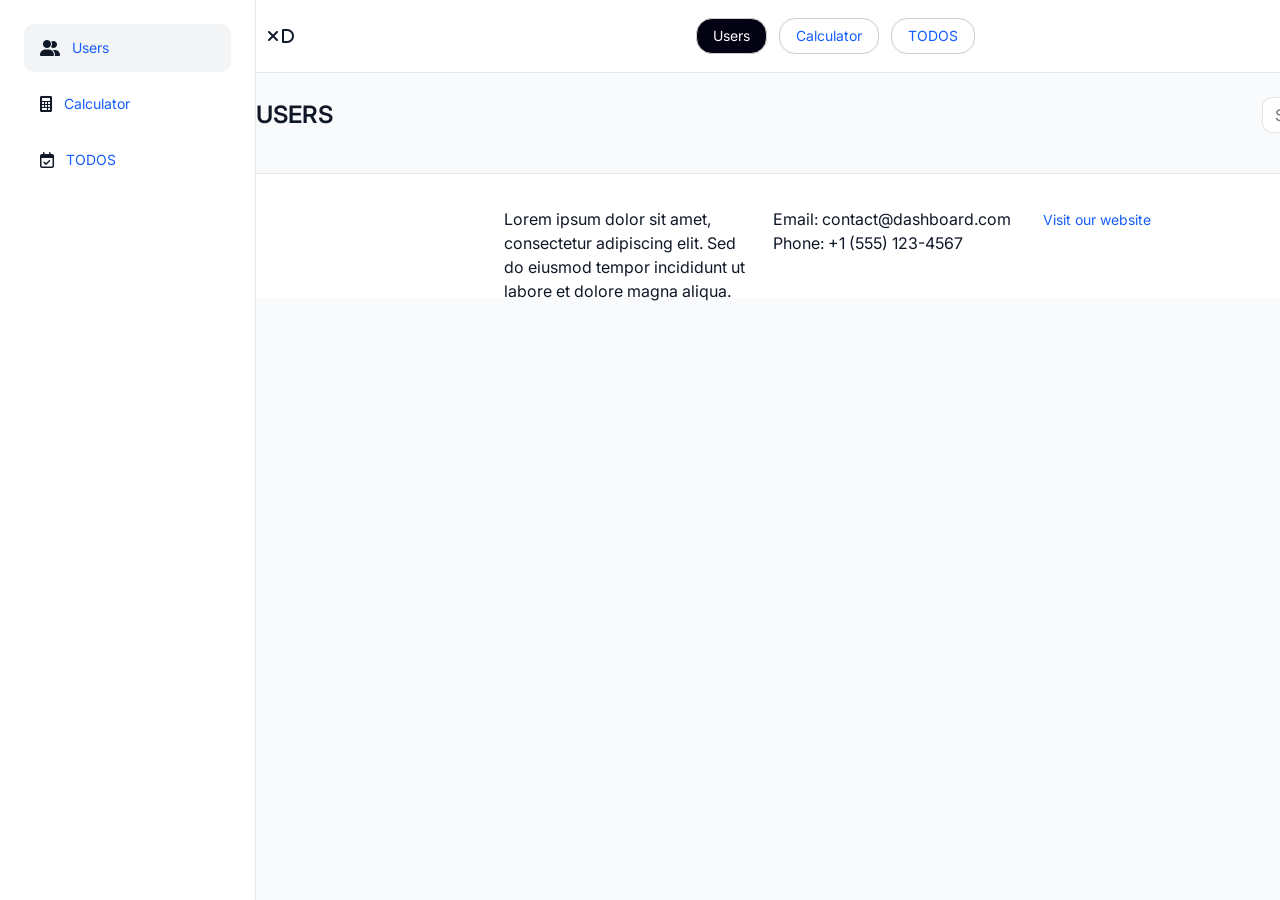
<file: index.html>
<!doctype html>
<html lang="en">
  <head>
    <meta charset="UTF-8" />
    <meta name="viewport" content="width=device-width, initial-scale=1.0" />
    <title>3 Pages Dashboard</title>

    <link rel="stylesheet" href="css/style.css" />
    <link rel="preconnect" href="https://fonts.googleapis.com" />
    <link rel="preconnect" href="https://fonts.gstatic.com" crossorigin />
    <link
      href="https://fonts.googleapis.com/css2?family=Inter:opsz,wght@14..32,500&display=swap"
      rel="stylesheet"
    />
    <link
      rel="stylesheet"
      href="https://cdnjs.cloudflare.com/ajax/libs/font-awesome/6.0.0/css/all.min.css"
    />

    <script defer src="js/scriptUsers.js"></script>
  </head>
  <body>
    <div class="container">
      <!-- Page content -->
      <aside>
        <!-- Sidebar -->
        <nav class="sidebar-nav">
          <ul class="sidebar-nav-list">
            <li>
              <a class="sidebar-nav-link nav-active" href="/users.html"
                ><i class="fa-solid fa-user-group"></i>Users</a
              >
            </li>
            <li>
              <a class="sidebar-nav-link" href="/calculator.html"
                ><i class="fa-solid fa-calculator"></i>Calculator</a
              >
            </li>
            <li>
              <a class="sidebar-nav-link" href="/todos.html"
                ><i class="fa-regular fa-calendar-check"></i>TODOS</a
              >
            </li>
          </ul>
        </nav>
      </aside>
      <div class="content">
        <header class="header">
          <div class="left-header-content">
            <i class="fa-solid fa-xmark"></i>
            <i class="fa-solid fa-d"></i>
            <!-- <img
              class="logo"
              alt="3 Pages Dashboard logo"
              src="assets/img/logo.jpg"
            /> -->
          </div>
          <nav class="main-nav">
            <ul class="main-nav-list">
              <li>
                <a class="main-nav-link nav-active" href="/users.html">Users</a>
              </li>
              <li>
                <a class="main-nav-link" href="/calculator.html">Calculator</a>
              </li>
              <li><a class="main-nav-link" href="/todos.html">TODOS</a></li>
            </ul>
          </nav>
          <div class="user-login">Dragana Dragićević</div>
        </header>
        <main id="main-content">
          <article>
             <!-- Main content -->
            <section class="users" id="users">
            <div class="page-header">
              <h1 class="page-title">Users</h1>
              <div class="search-box"><input type="text" id="search" placeholder="Search..."></input></div>             
            </div>
            <div class="users-list"></div>
          </section>            
          </article>
        </main>
        <footer class="footer">
          <section class="footer-widget">
            <p>
              Lorem ipsum dolor sit amet, consectetur adipiscing elit. Sed do
              eiusmod tempor incididunt ut labore et dolore magna aliqua.
            </p>
          </section>
          <section class="footer-widget">
            <p>Email: contact@dashboard.com</p>
            <p>Phone: +1 (555) 123-4567</p>
          </section>
          <section class="footer-widget">
            <p>
              <a href="#">Visit our website</a>
            </p>
          </section>
        </footer>
      </div>
    </div>
  </body>
</html>
</file>
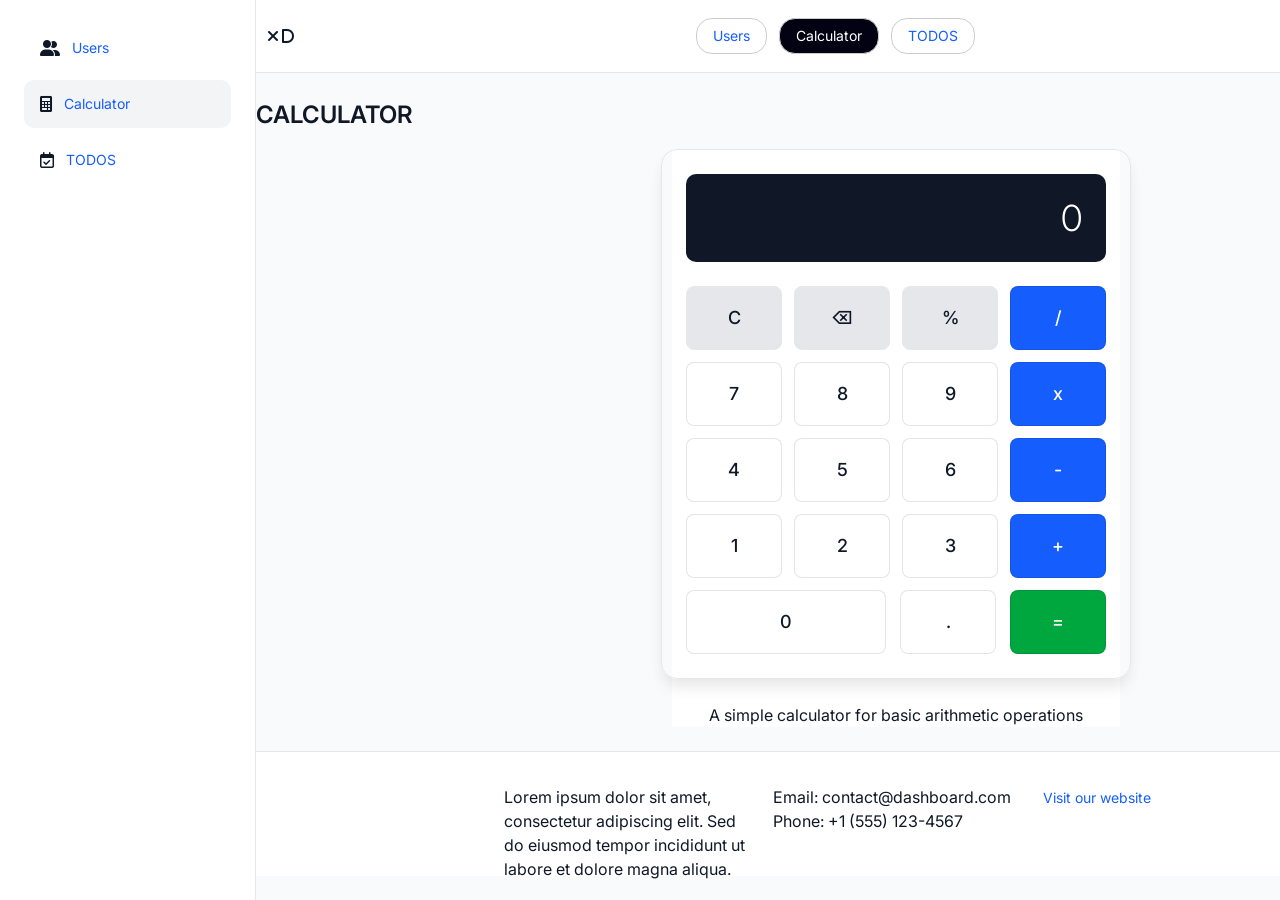
<file: calculator.html>
<!doctype html>
<html lang="en">
  <head>
    <meta charset="UTF-8" />
    <meta name="viewport" content="width=device-width, initial-scale=1.0" />
    <title>3 Pages Dashboard</title>

    <link rel="stylesheet" href="css/style.css" />
    <link rel="preconnect" href="https://fonts.googleapis.com" />
    <link rel="preconnect" href="https://fonts.gstatic.com" crossorigin />
    <link
      href="https://fonts.googleapis.com/css2?family=Inter:opsz,wght@14..32,500&display=swap"
      rel="stylesheet"
    />
    <link
      rel="stylesheet"
      href="https://cdnjs.cloudflare.com/ajax/libs/font-awesome/6.0.0/css/all.min.css"
    />

    <script defer src="js/scriptCalculator.js"></script>
  </head>
  <body>
    <div class="container">
      <!-- Page content -->
      <aside>
        <!-- Sidebar -->
        <nav class="sidebar-nav">
          <ul class="sidebar-nav-list">
            <li>
              <a class="sidebar-nav-link" href="/users.html"
                ><i class="fa-solid fa-user-group"></i>Users</a
              >
            </li>
            <li>
              <a class="sidebar-nav-link nav-active" href="/calculator.html"
                ><i class="fa-solid fa-calculator"></i>Calculator</a
              >
            </li>
            <li>
              <a class="sidebar-nav-link" href="/todos.html"
                ><i class="fa-regular fa-calendar-check"></i>TODOS</a
              >
            </li>
          </ul>
        </nav>
      </aside>
      <div class="content">
        <header class="header">
          <div class="left-header-content">
            <i class="fa-solid fa-xmark"></i>
            <i class="fa-solid fa-d"></i>
            <!-- <img
              class="logo"
              alt="3 Pages Dashboard logo"
              src="assets/img/logo.jpg"
            /> -->
          </div>
          <nav class="main-nav">
            <ul class="main-nav-list">
              <li>
                <a class="main-nav-link" href="/users.html">Users</a>
              </li>
              <li>
                <a class="main-nav-link nav-active" href="/calculator.html"
                  >Calculator</a
                >
              </li>
              <li>
                <a class="main-nav-link" href="/todos.html">TODOS</a>
              </li>
            </ul>
          </nav>
          <div class="user-login">Dragana Dragićević</div>
        </header>
        <main id="main-content">
          <article>
            <!-- Main content -->
            <section class="calculator" id="calculator">
              <div class="page-header">
                <h1 class="page-title">Calculator</h1>
              </div>
              <!-- <div class="calculator"> -->

              <div class="calculator-body">
                <div class="calculator-elements">
                  <input
                    class="input-box"
                    type="text"
                    placeholder="0"
                    value="0"
                  />
                  <div class="calculator-content">
                    <div class="calculator-buttons">
                      <div class="flex-row">
                        <button class="btn btn-reset">C</button>
                        <button class="btn btn-delete">⌫</button>
                        <button class="btn btn-percent" value="%">%</button>
                        <button class="btn btn-operator" value="/">/</button>
                      </div>
                      <div class="flex-row">
                        <button class="btn btn-number" value="7">7</button>
                        <button class="btn btn-number" value="8">8</button>
                        <button class="btn btn-number" value="9">9</button>
                        <button class="btn btn-operator" value="*">x</button>
                      </div>
                      <div class="flex-row">
                        <button class="btn btn-number" value="4">4</button>
                        <button class="btn btn-number" value="5">5</button>
                        <button class="btn btn-number" value="6">6</button>
                        <button class="btn btn-operator" value="-">-</button>
                      </div>
                      <div class="flex-row">
                        <button class="btn btn-number" value="1">1</button>
                        <button class="btn btn-number" value="2">2</button>
                        <button class="btn btn-number" value="3">3</button>
                        <button class="btn btn-operator" value="+">+</button>
                      </div>
                      <div class="flex-row">
                        <button class="btn btn-number-0" value="0">0</button>
                        <button class="btn btn-decimal" value=".">.</button>
                        <button class="btn btn-equal">=</button>
                      </div>
                    </div>
                  </div>
                </div>
                <p>A simple calculator for basic arithmetic operations</p>
              </div>

              <!-- </div> -->
            </section>
          </article>
        </main>
        <footer class="footer">
          <section class="footer-widget">
            <p>
              Lorem ipsum dolor sit amet, consectetur adipiscing elit. Sed do
              eiusmod tempor incididunt ut labore et dolore magna aliqua.
            </p>
          </section>
          <section class="footer-widget">
            <p>Email: contact@dashboard.com</p>
            <p>Phone: +1 (555) 123-4567</p>
          </section>
          <section class="footer-widget">
            <p>
              <a href="#">Visit our website</a>
            </p>
          </section>
        </footer>
      </div>
    </div>
  </body>
</html>
</file>
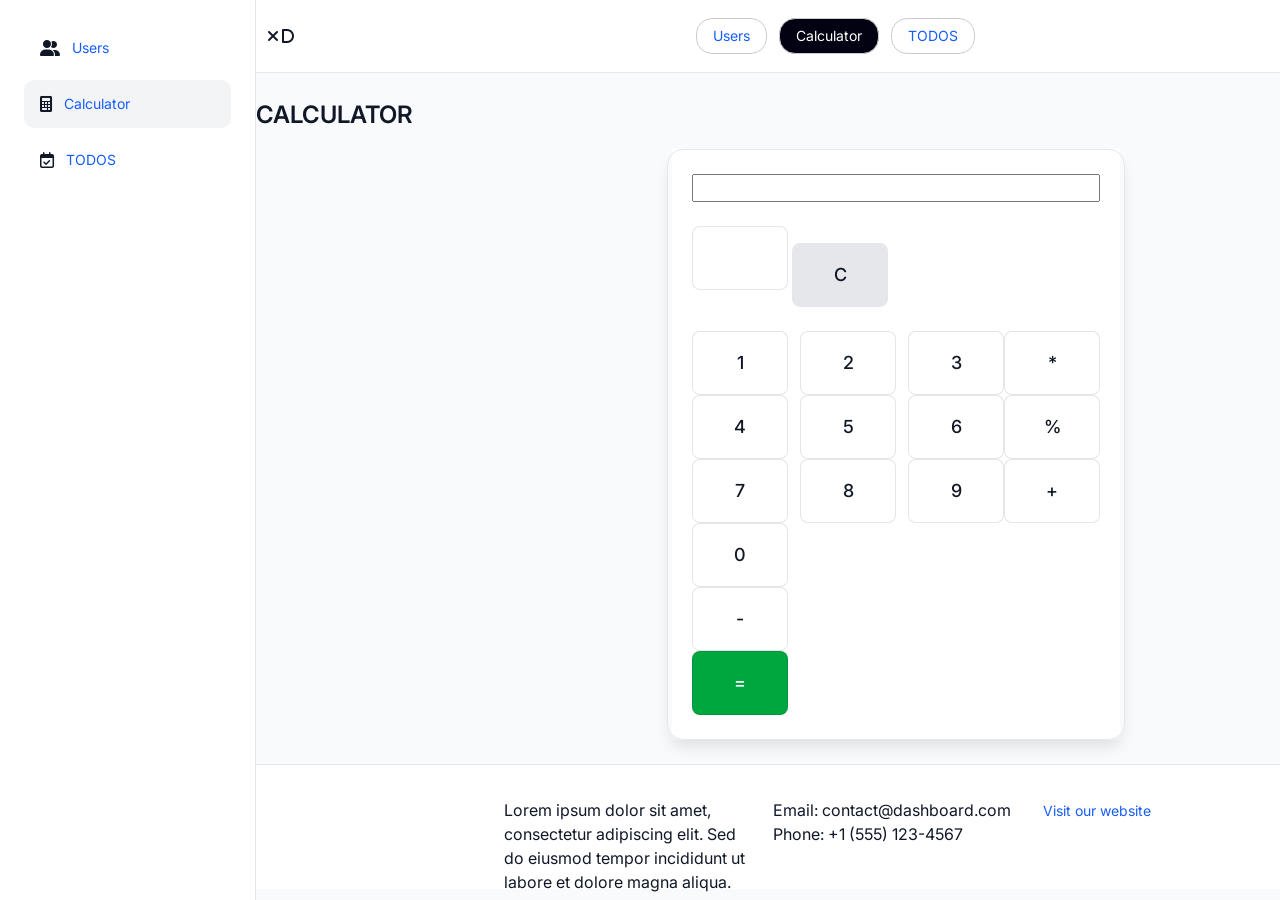
<file: calculatorOld.html>
<!doctype html>
<html lang="en">
  <head>
    <meta charset="UTF-8" />
    <meta name="viewport" content="width=device-width, initial-scale=1.0" />
    <title>3 Pages Dashboard</title>

    <link rel="stylesheet" href="css/style.css" />
    <link rel="preconnect" href="https://fonts.googleapis.com" />
    <link rel="preconnect" href="https://fonts.gstatic.com" crossorigin />
    <link
      href="https://fonts.googleapis.com/css2?family=Inter:opsz,wght@14..32,500&display=swap"
      rel="stylesheet"
    />
    <link
      rel="stylesheet"
      href="https://cdnjs.cloudflare.com/ajax/libs/font-awesome/6.0.0/css/all.min.css"
    />

    <script defer src="js/scriptCalculator.js"></script>
  </head>
  <body>
    <div class="container">
      <!-- Page content -->
      <aside>
        <!-- Sidebar -->
        <nav class="sidebar-nav">
          <ul class="sidebar-nav-list">
            <li>
              <a class="sidebar-nav-link" href="/users.html"
                ><i class="fa-solid fa-user-group"></i>Users</a
              >
            </li>
            <li>
              <a class="sidebar-nav-link nav-active" href="/calculator.html"
                ><i class="fa-solid fa-calculator"></i>Calculator</a
              >
            </li>
            <li>
              <a class="sidebar-nav-link" href="/todos.html"
                ><i class="fa-regular fa-calendar-check"></i>TODOS</a
              >
            </li>
          </ul>
        </nav>
      </aside>
      <div class="content">
        <header class="header">
          <div class="left-header-content">
            <i class="fa-solid fa-xmark"></i>
            <i class="fa-solid fa-d"></i>
            <!-- <img
              class="logo"
              alt="3 Pages Dashboard logo"
              src="assets/img/logo.jpg"
            /> -->
          </div>
          <nav class="main-nav">
            <ul class="main-nav-list">
              <li>
                <a class="main-nav-link" href="/users.html">Users</a>
              </li>
              <li>
                <a class="main-nav-link nav-active" href="/calculator.html"
                  >Calculator</a
                >
              </li>
              <li>
                <a class="main-nav-link" href="/todos.html">TODOS</a>
              </li>
            </ul>
          </nav>
          <div class="user-login">Dragana Dragićević</div>
        </header>
        <main id="main-content">
          <article>
            <!-- Main content -->
            <section class="calculator" id="calculator">
              <div class="page-header">
                <h1 class="page-title">Calculator</h1>
              </div>
              <!-- <div class="calculator"> -->
              <div class="calculator-body">
                <div class="calculator-elements">
                  <input class="text-input input-number" type="text" />
                  <div class="right-box">
                    <button class="btn btn-delete-left"></button>
                    <button class="btn btn-delete">C</button>
                  </div>
                  <div class="calculator-content">
                    <div class="numbers">
                      <div class="flex-row">
                        <button class="btn btn-number">1</button>
                        <button class="btn btn-number">2</button>
                        <button class="btn btn-number">3</button>
                      </div>
                      <div class="flex-row">
                        <button class="btn btn-number">4</button>
                        <button class="btn btn-number">5</button>
                        <button class="btn btn-number">6</button>
                      </div>
                      <div class="flex-row">
                        <button class="btn btn-number">7</button>
                        <button class="btn btn-number">8</button>
                        <button class="btn btn-number">9</button>
                      </div>
                      <div class="center-box">
                        <button class="btn btn-number">0</button>
                      </div>
                      <div class="right-box">
                        <button class="btn btn-minus">-</button>
                      </div>
                      <div>
                        <button class="btn btn-equal">=</button>
                      </div>
                    </div>
                    <div class="operators">
                      <button class="btn btn-multiply">*</button>
                      <button class="btn btn-divide">%</button>
                      <button class="btn btn-plus">+</button>
                    </div>
                  </div>
                </div>
              </div>
              <!-- </div> -->
            </section>
          </article>
        </main>
        <footer class="footer">
          <section class="footer-widget">
            <p>
              Lorem ipsum dolor sit amet, consectetur adipiscing elit. Sed do
              eiusmod tempor incididunt ut labore et dolore magna aliqua.
            </p>
          </section>
          <section class="footer-widget">
            <p>Email: contact@dashboard.com</p>
            <p>Phone: +1 (555) 123-4567</p>
          </section>
          <section class="footer-widget">
            <p>
              <a href="#">Visit our website</a>
            </p>
          </section>
        </footer>
      </div>
    </div>
  </body>
</html>
</file>
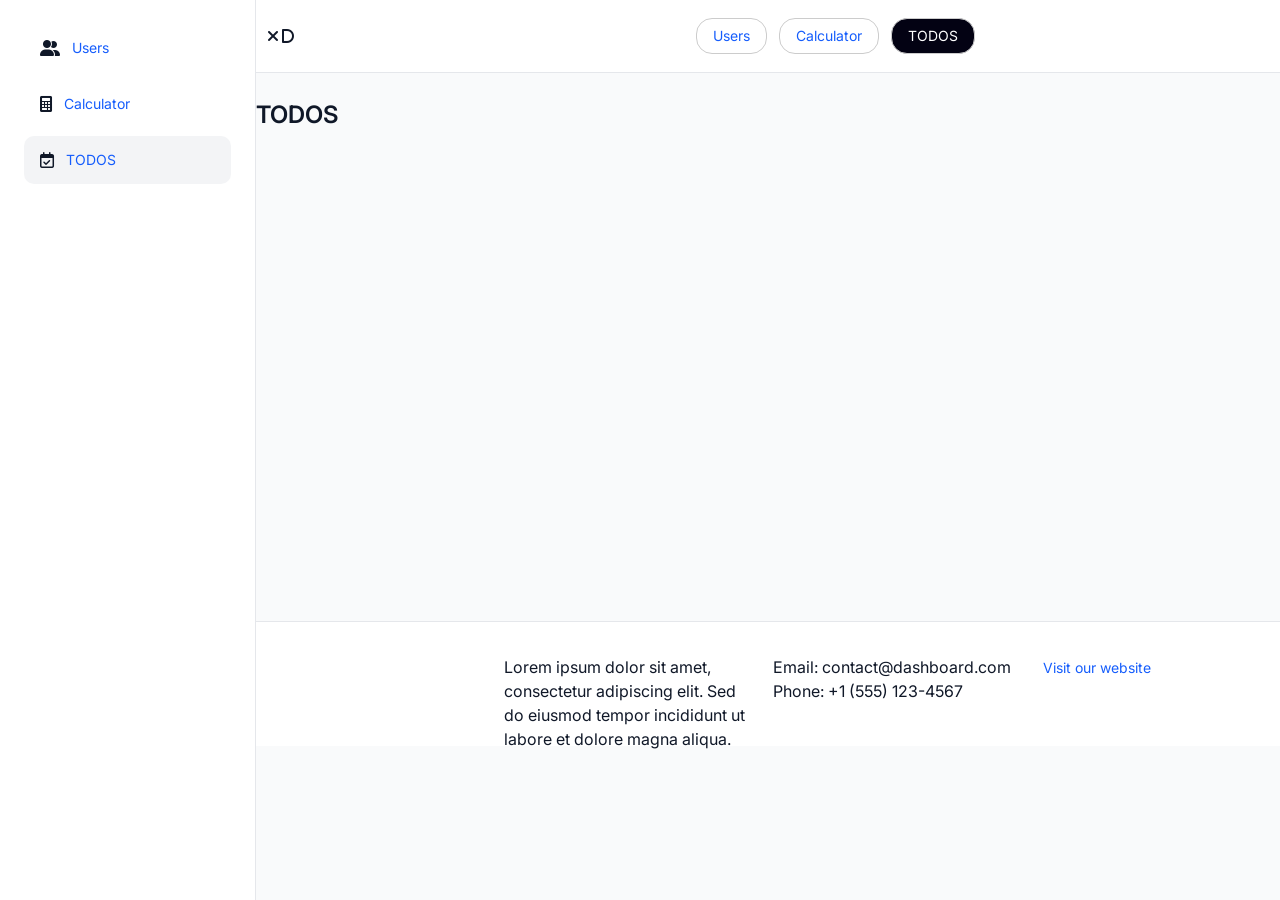
<file: todos.html>
<!doctype html>
<html lang="en">
  <head>
    <meta charset="UTF-8" />
    <meta name="viewport" content="width=device-width, initial-scale=1.0" />
    <title>3 Pages Dashboard</title>

    <link rel="stylesheet" href="css/style.css" />
    <link rel="preconnect" href="https://fonts.googleapis.com" />
    <link rel="preconnect" href="https://fonts.gstatic.com" crossorigin />
    <link
      href="https://fonts.googleapis.com/css2?family=Inter:opsz,wght@14..32,500&display=swap"
      rel="stylesheet"
    />
    <link
      rel="stylesheet"
      href="https://cdnjs.cloudflare.com/ajax/libs/font-awesome/6.0.0/css/all.min.css"
    />

    <script defer src="js/scriptTodos.js"></script>
  </head>
  <body>
    <div class="container">
      <!-- Page content -->
      <aside>
        <!-- Sidebar -->
        <nav class="sidebar-nav">
          <ul class="sidebar-nav-list">
            <li>
              <a class="sidebar-nav-link" href="/users.html"
                ><i class="fa-solid fa-user-group"></i>Users</a
              >
            </li>
            <li>
              <a class="sidebar-nav-link" href="/calculator.html"
                ><i class="fa-solid fa-calculator"></i>Calculator</a
              >
            </li>
            <li>
              <a class="sidebar-nav-link nav-active" href="/todos.html"
                ><i class="fa-regular fa-calendar-check"></i>TODOS</a
              >
            </li>
          </ul>
        </nav>
      </aside>
      <div class="content">
        <header class="header">
          <div class="left-header-content">
            <i class="fa-solid fa-xmark"></i>
            <i class="fa-solid fa-d"></i>
            <!-- <img
              class="logo"
              alt="3 Pages Dashboard logo"
              src="assets/img/logo.jpg"
            /> -->
          </div>
          <nav class="main-nav">
            <ul class="main-nav-list">
              <li>
                <a class="main-nav-link" href="/users.html">Users</a>
              </li>
              <li>
                <a class="main-nav-link" href="/calculator.html">Calculator</a>
              </li>
              <li>
                <a class="main-nav-link nav-active" href="/todos.html">TODOS</a>
              </li>
            </ul>
          </nav>
          <div class="user-login">Dragana Dragićević</div>
        </header>
        <main id="main-content">
          <article>
            <!-- Main content -->
            <section class="todos" id="todos">
              <div class="page-header">
                <h1 class="page-title">Todos</h1>
                <div class="filter-box">
                  <button class="todo-completed">Completed</button>
                  <button class="todo-uncompleted">Uncompleted</button>
                  <button class="todo-clear-filter">ClearFilter</button>
                </div>
              </div>
              <div class="todo"></div>
            </section>
          </article>
        </main>
        <footer class="footer">
          <section class="footer-widget">
            <p>
              Lorem ipsum dolor sit amet, consectetur adipiscing elit. Sed do
              eiusmod tempor incididunt ut labore et dolore magna aliqua.
            </p>
          </section>
          <section class="footer-widget">
            <p>Email: contact@dashboard.com</p>
            <p>Phone: +1 (555) 123-4567</p>
          </section>
          <section class="footer-widget">
            <p>
              <a href="#">Visit our website</a>
            </p>
          </section>
        </footer>
      </div>
    </div>
  </body>
</html>
</file>
<file: css/style.css>
* {
  padding: 0;
  margin: 0;
  box-sizing: border-box;
  font-family: 'Inter', sans-serif;
  font-size: 16px;
  font-weight: 400;
  line-height: 24px;
  letter-spacing: 0;
  color: #101828;
}

.container {
  max-width: 100vw;
  display: flex;
  flex-direction: row;
  margin: 0 auto;
}

aside {
  display: flex;
  justify-content: left;
  align-items: normal;
  /* background-color: blue; */
  border-right: 1px solid #e5e7eb;
  width: 256px;
  height: 100vh;
  padding: 24px;
}

.sidebar-nav {
  /* height: 160px; */
  width: 100vw;
}

.sidebar-nav-list {
  list-style: none;
  display: flex;
  flex-direction: column;
  gap: 8px;
}

.sidebar-nav-link:link,
.sidebar-nav-link:visited {
  display: flex;
  justify-content: left;
  align-items: center;
  height: 48px;
  padding-left: 16px;
  gap: 12px;
  /* background-color: orange; */
  text-decoration: none;
  border-radius: 10px;
}

.sidebar-nav-link:hover,
.sidebar-nav-link:active {
  background-color: #f3f4f6;
}

.sidebar-nav-link.nav-active:link,
.sidebar-nav-link.nav-active:visited {
  background-color: #f3f4f6;
}

.sidebar-nav-link.nav-active:hover,
.sidebar-nav-link.nav-active:active {
  background-color: #f3f4f6;
}

.content {
  display: flex;
  flex-direction: column;
  justify-content: flex-start;
  /* padding: 0 24px; */
  width: 100vw;
  gap: 24px;
  background-color: #f9fafb;
}

/* .content-bg {
  background-color: #f9fafb;
} */

.header {
  display: flex;
  justify-content: space-between;
  align-items: center;
  background-color: #ffffff;
  width: 100%;
  height: 73px;
  border-bottom: 1px solid #e5e7eb;
  padding: 12px;
}

.main-nav {
  /* height: 160px; */
  /* width: 100vw; */
}

.main-nav-list {
  list-style: none;
  display: flex;
  flex-direction: row;
  font-size: 14px;
  height: 36px;
  gap: 12px;
}

.main-nav-link:link,
.main-nav-link:visited {
  display: flex;
  justify-content: left;
  align-items: center;
  height: 36px;
  padding: 8px 16px;
  gap: 8px;
  /* background-color: orange; */
  text-decoration: none;

  border-radius: 16px;
  border: 1px solid #ccc;
}

.main-nav-link:hover,
.main-nav-link:active {
  background-color: #0000001a;
}

.main-nav-link.nav-active:link,
.main-nav-link.nav-active:visited {
  background-color: #030213;
  color: #fff;
}

.main-nav-link.nav-active:hover,
.main-nav-link.nav-active:active {
  background-color: #030213;
  color: #fff;
}

.footer {
  display: grid;
  grid-template-columns: 1fr 1fr 1fr;
  row-gap: 24px;
  column-gap: 24px;
  justify-content: left;
  background-color: #ffffff;
  border-top: 1px solid #e5e7eb;
  height: 125px;
  padding: 33px 247.5px 0 247.5px;
}

.footer-widget {
  display: flex;
  flex-direction: column;
}

/* Page user */

.users-list {
  display: flex;
  flex-direction: column;
  gap: 16px;
}

.users {
  background-color: #f9fafb;
  display: flex;
  flex-direction: column;
  /* justify-content: baseline; */
  align-items: center;
  width: 1280px;
  gap: 16px;
  margin: 0 auto;
}

.page-header {
  display: flex;
  justify-content: space-between;
  align-items: center;
  height: 36px;
  width: 100%;
}

.user {
  display: flex;
  gap: 24px;
  padding: 25px 25px 1px 25px;
  /* justify-content: flex-start;
  align-items: left; */
  background-color: #fff;
  width: 100%;
  height: 200px;
  border: 1px solid #e5e7eb;
  border-radius: 10px;
  box-shadow: 0 1px 3px 0 rgba(0, 0, 0, 10%);
}

.buttons {
  width: 140px;
  height: 140px;
  background-color: yellow;
}

.user-content {
  width: 986px;
  display: flex;
  flex-direction: column;
  gap: 12px;
  /* background-color: rebeccapurple; */
}

.user-photo {
  width: 64px;
  height: 64px;
  border-radius: 50%;
}

.user-name {
  font-weight: 600;
  font-size: 18px;
  line-height: 28px;
  letter-spacing: 0;
  width: 986px;
}

.user-badge {
  background-color: #dcfce7;
  width: 50px;
  height: 12px;
  padding: 2px 8px;
  gap: 4px;
  border-radius: 8px;
  color: #008236;
  font-weight: 500;
  font-size: 12px;
}

.user-data {
  display: grid;
  grid-template-columns: 1fr 1fr;
  grid-template-rows: 1fr 1fr 1fr;
  row-gap: 8px;
  column-gap: 24px;
}

.user-text-content {
  display: flex;
  justify-content: left;
  align-items: center;
  gap: 12px;
  font-weight: 400;
  font-size: 14px;
  color: #6a7282;
  line-height: 20px;
  letter-spacing: 0;
}

.user-text-content i {
  color: #6a7282;
}

.user-note {
  width: 986px;
  height: 32px;
  color: #6a7282;
  font-style: italic;
  font-weight: 400;
  font-size: 12px;
}

.user-buttons {
  display: flex;
  flex-direction: column;
  height: 36px;
  gap: 8px;
}

.user-button,
.user-button-dots {
  background-color: #ffffff;
  border: 1px solid rgba(0, 0, 0, 10%);
  border-radius: 8px;
  padding: 8px 16px;
  /* gap: 8px; */
  font-weight: 500;
  font-size: 14px;
  line-height: 20px;
}

.user-button-dots {
  border: none;
  display: flex;
  padding-left: 10px;
  padding-right: 10px;
  width: 36px;
  height: 36px;
}

.user-button:hover,
.user-button-dots:hover {
  background-color: rgba(0, 0, 0, 10%);
}

a {
  color: #155dfc;
  text-decoration: none;
  font-weight: 400;
  font-size: 14px;
  line-height: 20px;
  letter-spacing: 0;
}

.page-title {
  color: #101828;
  text-transform: uppercase;
  font-weight: 600;
  font-size: 24px;
  line-height: 32px;
  letter-spacing: 0px;
}
.search-box {
  display: flex;
  max-width: 384px;
  height: 36px;
  /* background-image: url('assets/icon/search.png');
  background-size: 18px 18px;
  background-repeat: no-repeat; */
}

.search-box input[type='text'] {
  padding: 4px 12px;
  background-color: #ffffff;
  outline: none;
  appearance: none;
  border: 1px solid rgba(0, 0, 0, 10%);
  border-radius: 10px;
}

.search-box input[type='text']:focus,
.search-box input[type='text']:active {
  background-color: #ffffff;
  border: 1px solid rgba(0, 0, 0, 20%);
  border: 3px solid rgba(0, 0, 0, 15%);
  /* box-shadow: 8px 0 0 0 rgba(0, 0, 0, 10%); */
}

/* Page calculator */

/*
.calculator {
  background-color: #f9fafb;
  display: flex;
  flex-direction: column;
  width: 1280px;
  align-items: center;
  gap: 24px;
  margin: 0 auto;
}

.btn {
  background-color: #343434;
  font-size: 46px;
  font-weight: 500;
  line-height: 55px;
  color: #fff;
  width: 135px;
  height: 115px;
  border: none;
  border-radius: 10px;
  align-items: center;
  cursor: pointer;
}

.btn-delete {
  background-color: #9e1c1c;
  border-radius: 10px 10px 0px 0px;
  display: flex;
  align-content: center;
  justify-content: center;
  width: 135px;
  height: 175px;
}

.btn-delete-left {
  background-color: #9e1c1c;
  border-radius: 10px 0px 0px 10px;
  display: flex;
  width: 70px;
}

.btn-plus {
  height: 550px;
}

.btn-minus {
  width: 295px;
}

.btn-equal {
  background-color: #1c9e1c;
  width: 455px;
}

.right-box {
  display: flex;
  justify-content: flex-end;
  align-items: flex-end;
}

.center-box {
  display: flex;
  justify-content: center;
}

.flex-row {
  display: flex;
  align-items: center;
  justify-content: space-between;
}

.calculator-body {
  width: auto;
  height: 100%;
  padding: 24px 18px;
  background-color: #17171c;
  border-radius: 20px;
}

.calculator-elements {
  display: flex;
  flex-direction: column;
  gap: 24px;
}

.text-input {
  display: flex;
  font-size: 46px;
  font-weight: 500;
  line-height: 55px;
  margin: 0;
  padding: 30px;
  text-align: right;
  background-color: #343434;
  border: none;
  border-radius: 10px;
  color: #fff;
  box-shadow: none;
}

.calculator-content {
  display: flex;
  justify-content: space-between;
  gap: 12px;
}

.numbers {
  display: flex;
  flex-direction: column;
  gap: 12px;
}

.operators {
  display: flex;
  flex-direction: column;
  gap: 30px;
}

*/

/* Calculator original */
.calculator {
  background-color: #f9fafb;
  display: flex;
  flex-direction: column;
  /* justify-content: baseline; */
  align-items: center;
  width: 1280px;
  gap: 16px;
  margin: 0 auto;
}

.calculator-body {
  display: flex;
  flex-direction: column;
  align-items: center;
  background-color: #fff;
  width: 448px;
  margin: 0 auto;
  gap: 24px;
}

.calculator-content {
  display: flex;
}

.calculator-elements {
  display: flex;
  flex-direction: column;
  padding: 24px;
  gap: 24px;
  border: 1px solid #e5e7eb;
  border-radius: 16px;
  box-shadow: 0 10px 15px -3px rgba(0, 0, 0, 10%);
}

.input-box {
  width: 100%;
  color: #fff;
  font-size: 36px;
  font-weight: 300;
  letter-spacing: 0;
  text-align: right;
  line-height: 40px;
  padding: 24px;
  background-color: #101828;
  border-radius: 10px;
  border: none;
}

.calculator-buttons {
  display: flex;
  flex-direction: column;
  gap: 12px;
}

.btn {
  border-radius: 8px;
  padding: 8px 16px;
  width: 96px;
  height: 64px;
  background-color: #fff;
  border: 1px solid #0000001a;
  font-weight: 500;
  font-size: 18px;
  line-height: 28px;
}

.btn-reset,
.btn-delete,
.btn-percent {
  background-color: #e5e7eb;
  border-color: #e5e7eb;
}
.btn-operator {
  background-color: #155dfc;
  color: #fff;
}

.btn-equal {
  background-color: #00a63e;
  color: #fff;
}

.btn-number-0 {
  width: 200px;
}

.flex-row {
  display: flex;
  align-items: center;
  justify-content: space-between;
  gap: 12px;
}

/* Page todos */
.todos {
  background-color: #f9fafb;
  display: flex;
  flex-direction: column;
  align-items: center;
  width: 1280px;
  height: 500px;
  gap: 24px;
  margin: 0 auto;
}

.todo {
  height: 440px;
  display: grid;
  grid-template-columns: 1fr 1fr 1fr;
  grid-template-rows: 1fr 1fr 1fr 1fr;
  gap: 16px;
}

.todo-card {
  background-color: #ffffff;
  display: flex;
  flex-direction: row;
  width: 416px;
  height: 98px;
  border-top: 1px solid #b9f8cf;
  border-radius: 10px;
  box-shadow: 0 1px 3px 0 rgba(0, 0, 0, 10%);
  padding: 21px 21px 1px 21px;
  gap: 12px;
}

.todo-content {
  width: 342px;
  height: 56px;
  display: flex;
  flex-direction: column;
  justify-content: space-between;
  align-items: flex-start;
  width: 100%;
}

.todo-icon {
  width: 20px;
  height: 20px;
}

.todo-status {
  display: flex;
  /* width: 80px;
  height: 20px; */
  padding: 2px 10px;
  border-radius: 33554400px;
  font-weight: 500;
  font-size: 12px;
  line-height: 16px;
}

.todo-status-completed {
  background-color: #dcfce7;
  color: #008236;
  /* text-decoration: line-through; */
}

.todo-status-in-progress {
  background-color: #f3f4f6;
  color: #364153;
}
/* Invisible element */

.todo-text {
  font-size: 14px;
  font-weight: 500;
  line-height: 20px;
}

.todo-text-completed {
  text-decoration: line-through;
}

.filter-box {
  display: flex;
  height: 36px;
  gap: 12px;
}

.todo-completed,
.todo-uncompleted,
.todo-clear-filter {
  background-color: #ffffff;
  border: 1px solid rgba(0, 0, 0, 10%);
  border-radius: 8px;
  padding: 8px 16px;
  /* gap: 8px; */
  font-weight: 500;
  font-size: 14px;
  line-height: 20px;
}

.todo-completed:hover,
.todo-uncompleted:hover,
.todo-clear-filter:hover {
  background-color: rgba(0, 0, 0, 10%);
}

.todo-completed:focus,
.todo-uncompleted:focus,
.todo-clear-filter:focus {
  color: #ffffff;
  background-color: #030213;
}

.todo-clear-filter {
  border: none;
  background: transparent;
  display: none;
}

.hidden {
  display: none;
}
</file>
